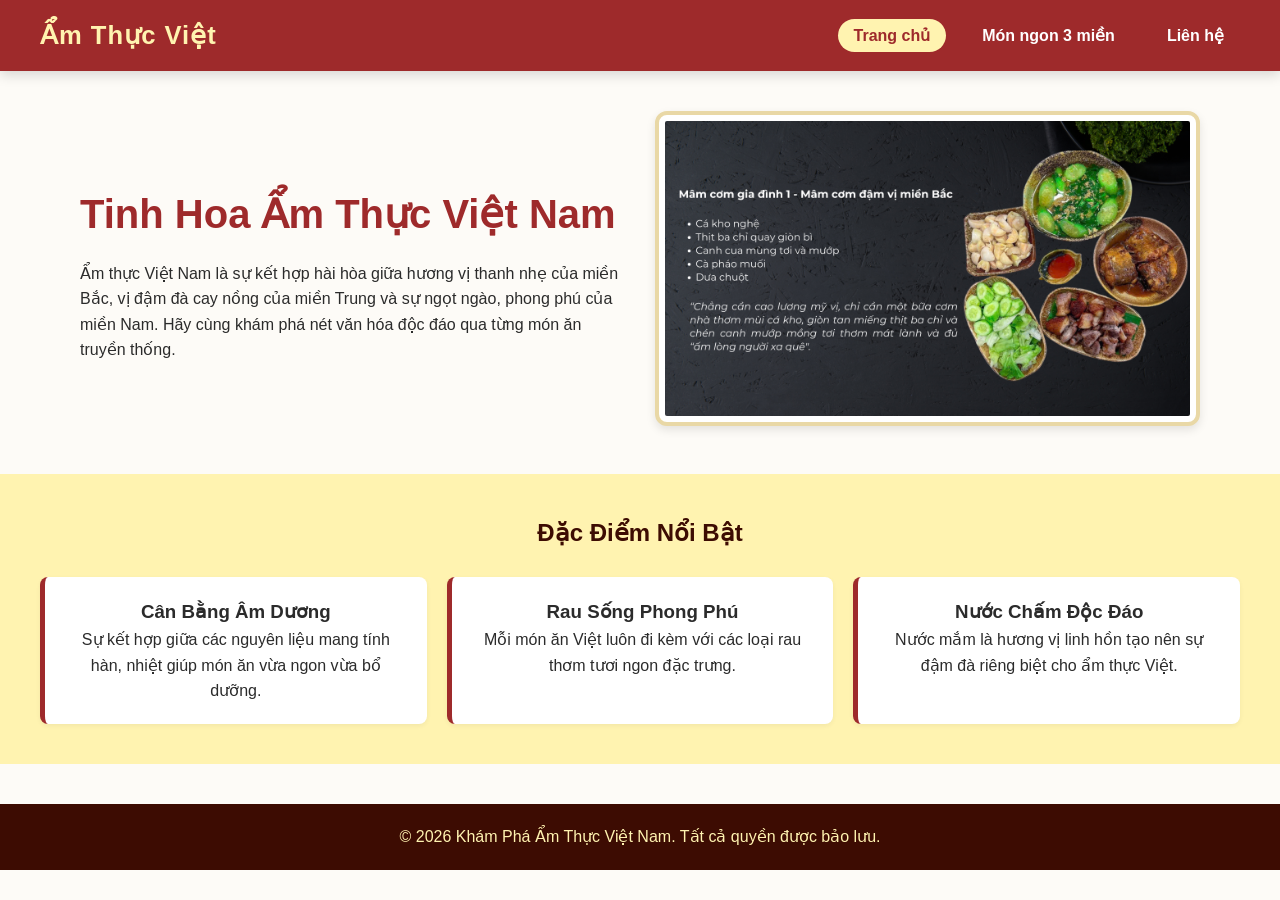
<file: index.html>
<!DOCTYPE html>
<html lang="vi">
<head>
    <meta charset="UTF-8">
    <meta name="viewport" content="width=device-width, initial-scale=1.0">
    <title>Trang Chủ - Ẩm Thực Việt Nam</title>
    <link rel="stylesheet" href="styles.css">
</head>
<body>


    <a class="skip-link" href="#main-content">Chuyển đến Nội dung chính</a>

    <header>
        <nav class="navbar">
            <div class="logo">Ẩm Thực Việt</div>
            <ul class="nav-links">
                <li><a href="index.html" class="active">Trang chủ</a></li>
                <li><a href="recipes.html">Món ngon 3 miền</a></li>
                <li><a href="contact.html">Liên hệ</a></li>
            </ul>
        </nav>
    </header>

    <main id="main-content">
        <section class="hero-section">
            <div class="hero-text">
                <h1>Tinh Hoa Ẩm Thực Việt Nam</h1>
                <p>Ẩm thực Việt Nam là sự kết hợp hài hòa giữa hương vị thanh nhẹ của miền Bắc, vị đậm đà cay nồng của miền Trung và sự ngọt ngào, phong phú của miền Nam. Hãy cùng khám phá nét văn hóa độc đáo qua từng món ăn truyền thống.</p>
            </div>

            <div class="hero-image">
                <img src="mâm cơm truyền thống.webp" alt="Mâm cơm gia đình Việt Nam truyền thống với nhiều món ăn thanh tịnh">
            </div>
        </section>

        <section class="highlights-section">
            <h2>Đặc Điểm Nổi Bật</h2>
            <div class="highlights-grid">
                <div class="highlight-item">
                    <h3>Cân Bằng Âm Dương</h3>
                    <p>Sự kết hợp giữa các nguyên liệu mang tính hàn, nhiệt giúp món ăn vừa ngon vừa bổ dưỡng.</p>
                </div>
                <div class="highlight-item">
                    <h3>Rau Sống Phong Phú</h3>
                    <p>Mỗi món ăn Việt luôn đi kèm với các loại rau thơm tươi ngon đặc trưng.</p>
                </div>
                <div class="highlight-item">
                    <h3>Nước Chấm Độc Đáo</h3>
                    <p>Nước mắm là hương vị linh hồn tạo nên sự đậm đà riêng biệt cho ẩm thực Việt.</p>
                </div>
            </div>
        </section>
    </main>

    <footer>
        <p>&copy; 2026 Khám Phá Ẩm Thực Việt Nam. Tất cả quyền được bảo lưu.</p>
    </footer>

</body>
</html>
</file>
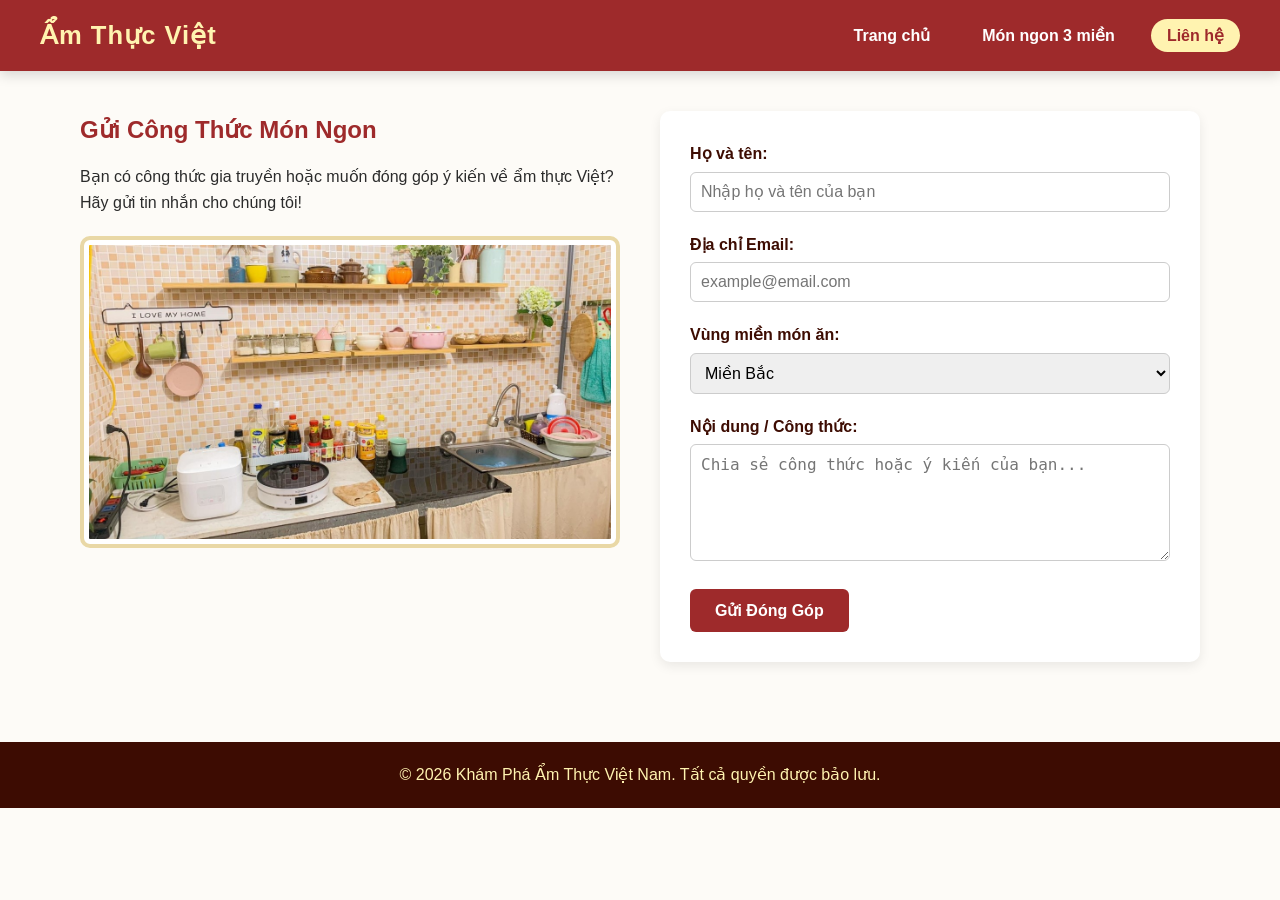
<file: bài tập css.html>
<!DOCTYPE html>
<html lang="vi">
<head>
    <meta charset="UTF-8">
    <meta name="viewport" content="width=device-width, initial-scale=1.0">
    <title>Liên hệ - Ẩm Thực Việt Nam</title>
    <link rel="stylesheet" href="styles.css">
</head>
<body>

    <a class="skip-link" href="#main-content">Chuyển đến Nội dung chính</a>

    <header>
        <nav class="navbar">
            <div class="logo">Ẩm Thực Việt</div>
            <ul class="nav-links">
                <li><a href="index.html">Trang chủ</a></li>
                <li><a href="recipes.html">Món ngon 3 miền</a></li>
                <li><a href="contact.html" class="active">Liên hệ</a></li>
            </ul>
        </nav>
    </header>

    <main id="main-content">
        <section class="contact-container">
            <div class="contact-info">
                <h1>Gửi Công Thức Món Ngon</h1>
                <p>Bạn có công thức gia truyền hoặc muốn đóng góp ý kiến về ẩm thực Việt? Hãy gửi tin nhắn cho chúng tôi!</p>
                <img src="phòng bếp.jpg" alt="Không gian góc bếp tươi sáng với các nguyên liệu nấu ăn">
            </div>

            <form class="contact-form" action="#" method="post">
                <div class="form-group">
                    <label for="fullname">Họ và tên:</label>
                    <input type="text" id="fullname" name="fullname" required placeholder="Nhập họ và tên của bạn">
                </div>

                <div class="form-group">
                    <label for="email">Địa chỉ Email:</label>
                    <input type="email" id="email" name="email" required placeholder="example@email.com">
                </div>

                <div class="form-group">
                    <label for="region">Vùng miền món ăn:</label>
                    <select id="region" name="region">
                        <option value="north">Miền Bắc</option>
                        <option value="central">Miền Trung</option>
                        <option value="south">Miền Nam</option>
                    </select>
                </div>

                <div class="form-group">
                    <label for="message">Nội dung / Công thức:</label>
                    <textarea id="message" name="message" rows="5" required placeholder="Chia sẻ công thức hoặc ý kiến của bạn..."></textarea>
                </div>

                <button type="submit" class="submit-btn">Gửi Đóng Góp</button>
            </form>
        </section>
    </main>

    <footer>
        <p>&copy; 2026 Khám Phá Ẩm Thực Việt Nam. Tất cả quyền được bảo lưu.</p>
    </footer>

</body>
</html>
</file>
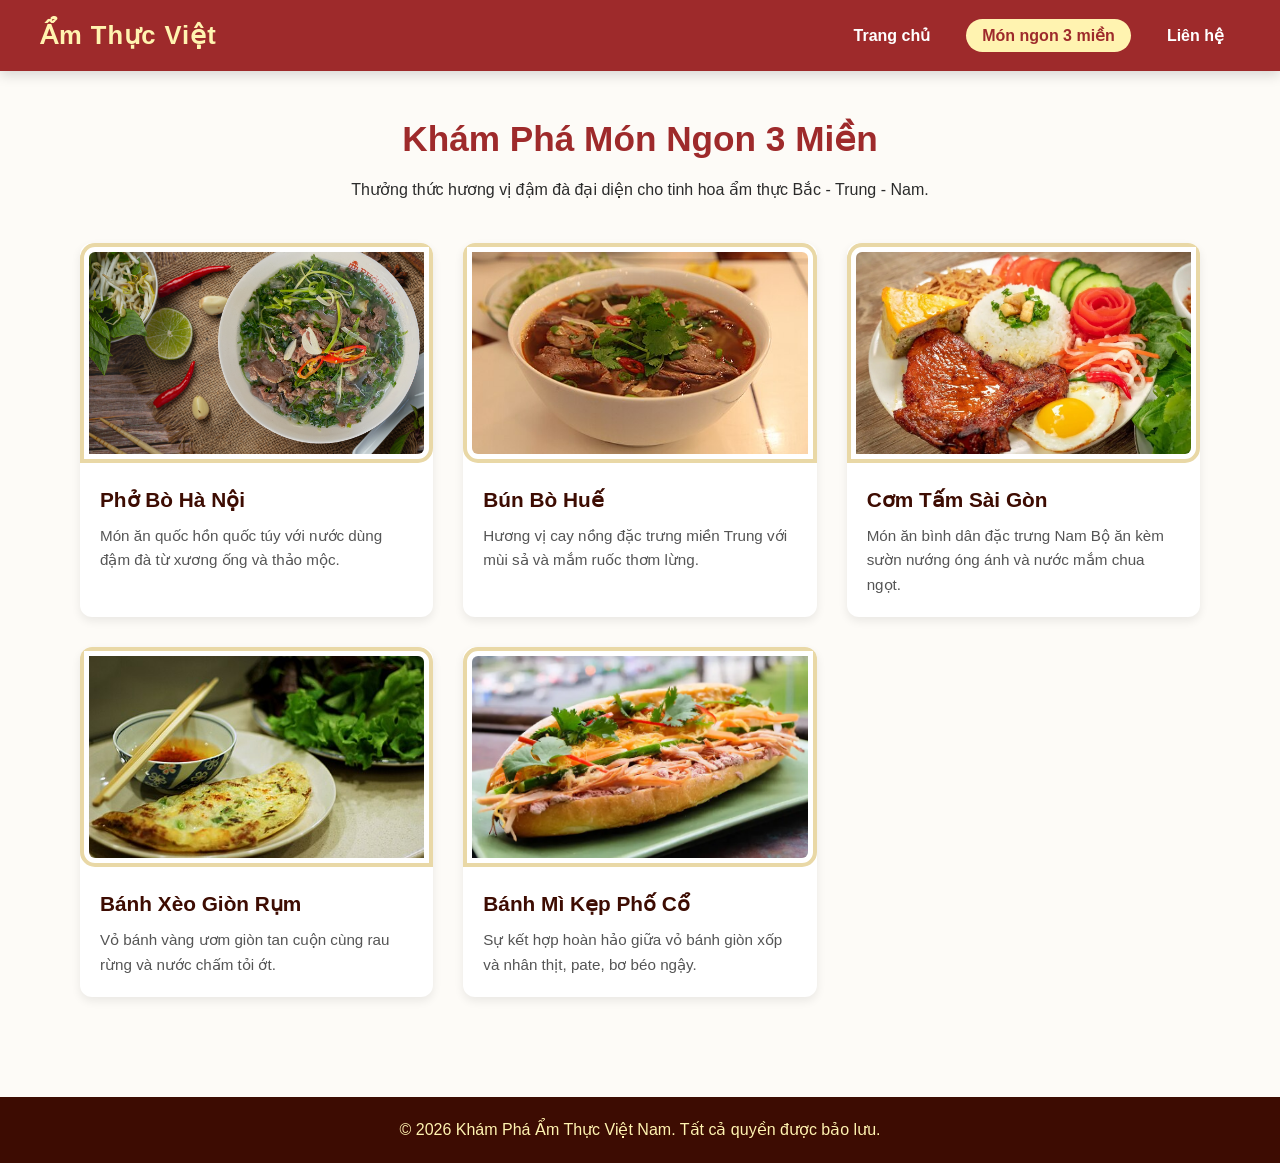
<file: recipes.html>
<!DOCTYPE html>
<html lang="vi">
<head>
    <meta charset="UTF-8">
    <meta name="viewport" content="width=device-width, initial-scale=1.0">
    <title>Món Ngon 3 Miền - Ẩm Thực Việt Nam</title>
    <link rel="stylesheet" href="styles.css">
</head>
<body>

    <a class="skip-link" href="#main-content">Chuyển đến Nội dung chính</a>

    <header>
        <nav class="navbar">
            <div class="logo">Ẩm Thực Việt</div>
            <ul class="nav-links">
                <li><a href="index.html">Trang chủ</a></li>
                <li><a href="recipes.html" class="active">Món ngon 3 miền</a></li>
                <li><a href="contact.html">Liên hệ</a></li>
            </ul>
        </nav>
    </header>

    <main id="main-content">
        <section class="intro">
            <h1>Khám Phá Món Ngon 3 Miền</h1>
            <p>Thưởng thức hương vị đậm đà đại diện cho tinh hoa ẩm thực Bắc - Trung - Nam.</p>
        </section>

        <section class="recipe-grid">
            
            <article class="food-card">
                <img src="anh pho thin 23.8 1.png" alt="Bát phở bò truyền thống Hà Nội với hành lá và nước dùng trong">
                <div class="food-info">
                    <h2>Phở Bò Hà Nội</h2>
                    <p>Món ăn quốc hồn quốc túy với nước dùng đậm đà từ xương ống và thảo mộc.</p>
                </div>
            </article>

            <article class="food-card">
                <img src="Bun-Bo-Hue-from-Huong-Giang-2011.jpg" alt="Tô bún bò Huế cay nồng với chả mọc và huyết">
                <div class="food-info">
                    <h2>Bún Bò Huế</h2>
                    <p>Hương vị cay nồng đặc trưng miền Trung với mùi sả và mắm ruốc thơm lừng.</p>
                </div>
            </article>

            <article class="food-card">
                <img src="com-tam-sai-gon-thumb.jpg" alt="Dĩa cơm tấm Sài Gòn có sườn nướng, sườn bì và chả trứng">
                <div class="food-info">
                    <h2>Cơm Tấm Sài Gòn</h2>
                    <p>Món ăn bình dân đặc trưng Nam Bộ ăn kèm sườn nướng óng ánh và nước mắm chua ngọt.</p>
                </div>
            </article>

            <article class="food-card">
                <img src="Bánh_xèo_with_nước_mắm.jpg" alt="Bánh xèo miền Tây vàng giòn nhân tôm thịt">
                <div class="food-info">
                    <h2>Bánh Xèo Giòn Rụm</h2>
                    <p>Vỏ bánh vàng ươm giòn tan cuộn cùng rau rừng và nước chấm tỏi ớt.</p>
                </div>
            </article>

            <article class="food-card">
                <img src="cach-lam-banh-mi-pate-truyen-thong-ngon-de-ban.webp" alt="Ổ bánh mì Việt Nam kẹp thịt nguội, pate và rau dưa">
                <div class="food-info">
                    <h2>Bánh Mì Kẹp Phố Cổ</h2>
                    <p>Sự kết hợp hoàn hảo giữa vỏ bánh giòn xốp và nhân thịt, pate, bơ béo ngậy.</p>
                </div>
            </article>

        </section>
    </main>

    <footer>
        <p>&copy; 2026 Khám Phá Ẩm Thực Việt Nam. Tất cả quyền được bảo lưu.</p>
    </footer>

</body>
</html>
</file>
<file: styles.css>
* {
    box-sizing: border-box;
    margin: 0;
    padding: 0;
}

body {
    font-family: 'Segoe UI', Tahoma, Geneva, Verdana, sans-serif;
    line-height: 1.6;
    background-color: #fdfbf7; 
    color: #2b2b2b;
}


.skip-link {
    position: absolute;
    top: -60px; 
    left: 15px;
    background-color: #d90429;
    color: #ffffff;
    padding: 12px 20px;
    font-weight: bold;
    text-decoration: none;
    border-radius: 0 0 8px 8px;
    z-index: 1000;
    transition: top 0.3s ease;
}


.skip-link:focus {
    top: 0;
}


.navbar {
    display: flex;                 
    justify-content: space-between;
    align-items: center;
    
  
    background-color: #9e2a2b;   
    padding: 15px 40px;            
    box-shadow: 0 4px 12px rgba(0, 0, 0, 0.15); 
}

.navbar .logo {
    color: #fff3b0;
    font-size: 1.6rem;
    font-weight: bold;
    letter-spacing: 1px;
}

.nav-links {
    display: flex;
    list-style: none;
    gap: 20px;
}

.nav-links a {
    color: #ffffff;
    text-decoration: none;
    font-weight: 600;
    padding: 8px 16px;
    border-radius: 20px;
    transition: all 0.3s ease;
}


.nav-links a:hover,
.nav-links a.active {
    background-color: #fff3b0;
    color: #9e2a2b;
    transform: translateY(-3px); /* Nhấc nhẹ nút điều hướng lên */
}

.intro {
    text-align: center;
    margin: 40px 20px 20px;
}

.intro h1 {
    color: #9e2a2b;
    font-size: 2.2rem;
    margin-bottom: 10px;
}

footer {
    text-align: center;
    padding: 20px;
    background-color: #3d0c02;
    color: #fff3b0;
    margin-top: 40px;
}

.hero-section {
    display: flex;
    flex-wrap: wrap;
    align-items: center;
    justify-content: space-between;
    padding: 40px;
    max-width: 1200px;
    margin: 0 auto;
    gap: 30px;
}

.hero-text {
    flex: 1 1 450px;
}

.hero-text h1 {
    color: #9e2a2b;
    font-size: 2.5rem;
    margin-bottom: 15px;
}

.hero-image {
    flex: 1 1 450px;
}


.hero-image img {
    width: 100%;
    height: auto;
    border: 4px solid #e9d8a6;   
    padding: 6px;                 
    background-color: #ffffff;
    border-radius: 12px;      
    box-shadow: 0 4px 10px rgba(0,0,0,0.1);
}

.highlights-section {
    background-color: #fff3b0;
    padding: 40px;
    text-align: center;
}

.highlights-section h2 {
    color: #3d0c02;
    margin-bottom: 25px;
}

.highlights-grid {
    display: grid;
    grid-template-columns: repeat(auto-fit, minmax(250px, 1fr));
    gap: 20px;
    max-width: 1200px;
    margin: 0 auto;
}

.highlight-item {
    background: #ffffff;
    padding: 20px;
    border-radius: 8px;
    border-left: 5px solid #9e2a2b;
    box-shadow: 0 2px 5px rgba(0,0,0,0.05);
}


.recipe-grid {
    display: grid;
    grid-template-columns: repeat(auto-fit, minmax(300px, 1fr)); 
    gap: 30px;
    padding: 20px 40px 60px;
    max-width: 1200px;
    margin: 0 auto;
}

.food-card {
    background-color: #ffffff;
    border-radius: 12px;
    overflow: hidden;
    box-shadow: 0 4px 10px rgba(0, 0, 0, 0.08);
    display: flex;
    flex-direction: column;
}


.recipe-grid img {
    width: 100%;
    height: 220px;
    object-fit: cover;

    border: 4px solid #e9d8a6; 
    padding: 5px;               
    background-color: #ffffff;
    
    transition: transform 0.4s ease, border-color 0.3s ease;
}


.recipe-grid img:hover {
    transform: scale(1.05) rotate(1deg);
    border-color: #9e2a2b;
    cursor: pointer;
}


.recipe-grid .food-card:nth-child(odd) img {
    border-radius: 15px 0px 15px 0px;
}

.recipe-grid .food-card:nth-child(even) img {
    border-radius: 0px 15px 0px 15px; 
}

.food-info {
    padding: 20px;
}

.food-info h2 {
    font-size: 1.3rem;
    color: #3d0c02;
    margin-bottom: 8px;
}

.food-info p {
    font-size: 0.95rem;
    color: #555;
}


.contact-container {
    display: flex;
    flex-wrap: wrap;
    gap: 40px;
    padding: 40px;
    max-width: 1200px;
    margin: 0 auto;
}

.contact-info {
    flex: 1 1 400px;
}

.contact-info h1 {
    color: #9e2a2b;
    margin-bottom: 15px;
}


.contact-info img {
    width: 100%;
    margin-top: 20px;
    border: 4px solid #e9d8a6;
    padding: 5px;
    background-color: #ffffff;
    border-radius: 10px;
}

.contact-form {
    flex: 1 1 400px;
    background: #ffffff;
    padding: 30px;
    border-radius: 10px;
    box-shadow: 0 4px 12px rgba(0,0,0,0.08);
}

.form-group {
    margin-bottom: 20px;
}

.form-group label {
    display: block;
    font-weight: bold;
    margin-bottom: 5px;
    color: #3d0c02;
}

.form-group input,
.form-group select,
.form-group textarea {
    width: 100%;
    padding: 10px;
    border: 1px solid #ccc;
    border-radius: 6px;
    font-size: 1rem;
}

.submit-btn {
    background-color: #9e2a2b;
    color: #ffffff;
    border: none;
    padding: 12px 25px;
    font-size: 1rem;
    font-weight: bold;
    border-radius: 6px;
    cursor: pointer;
    transition: background-color 0.3s ease;
}

.submit-btn:hover {
    background-color: #d90429;
}
</file>
